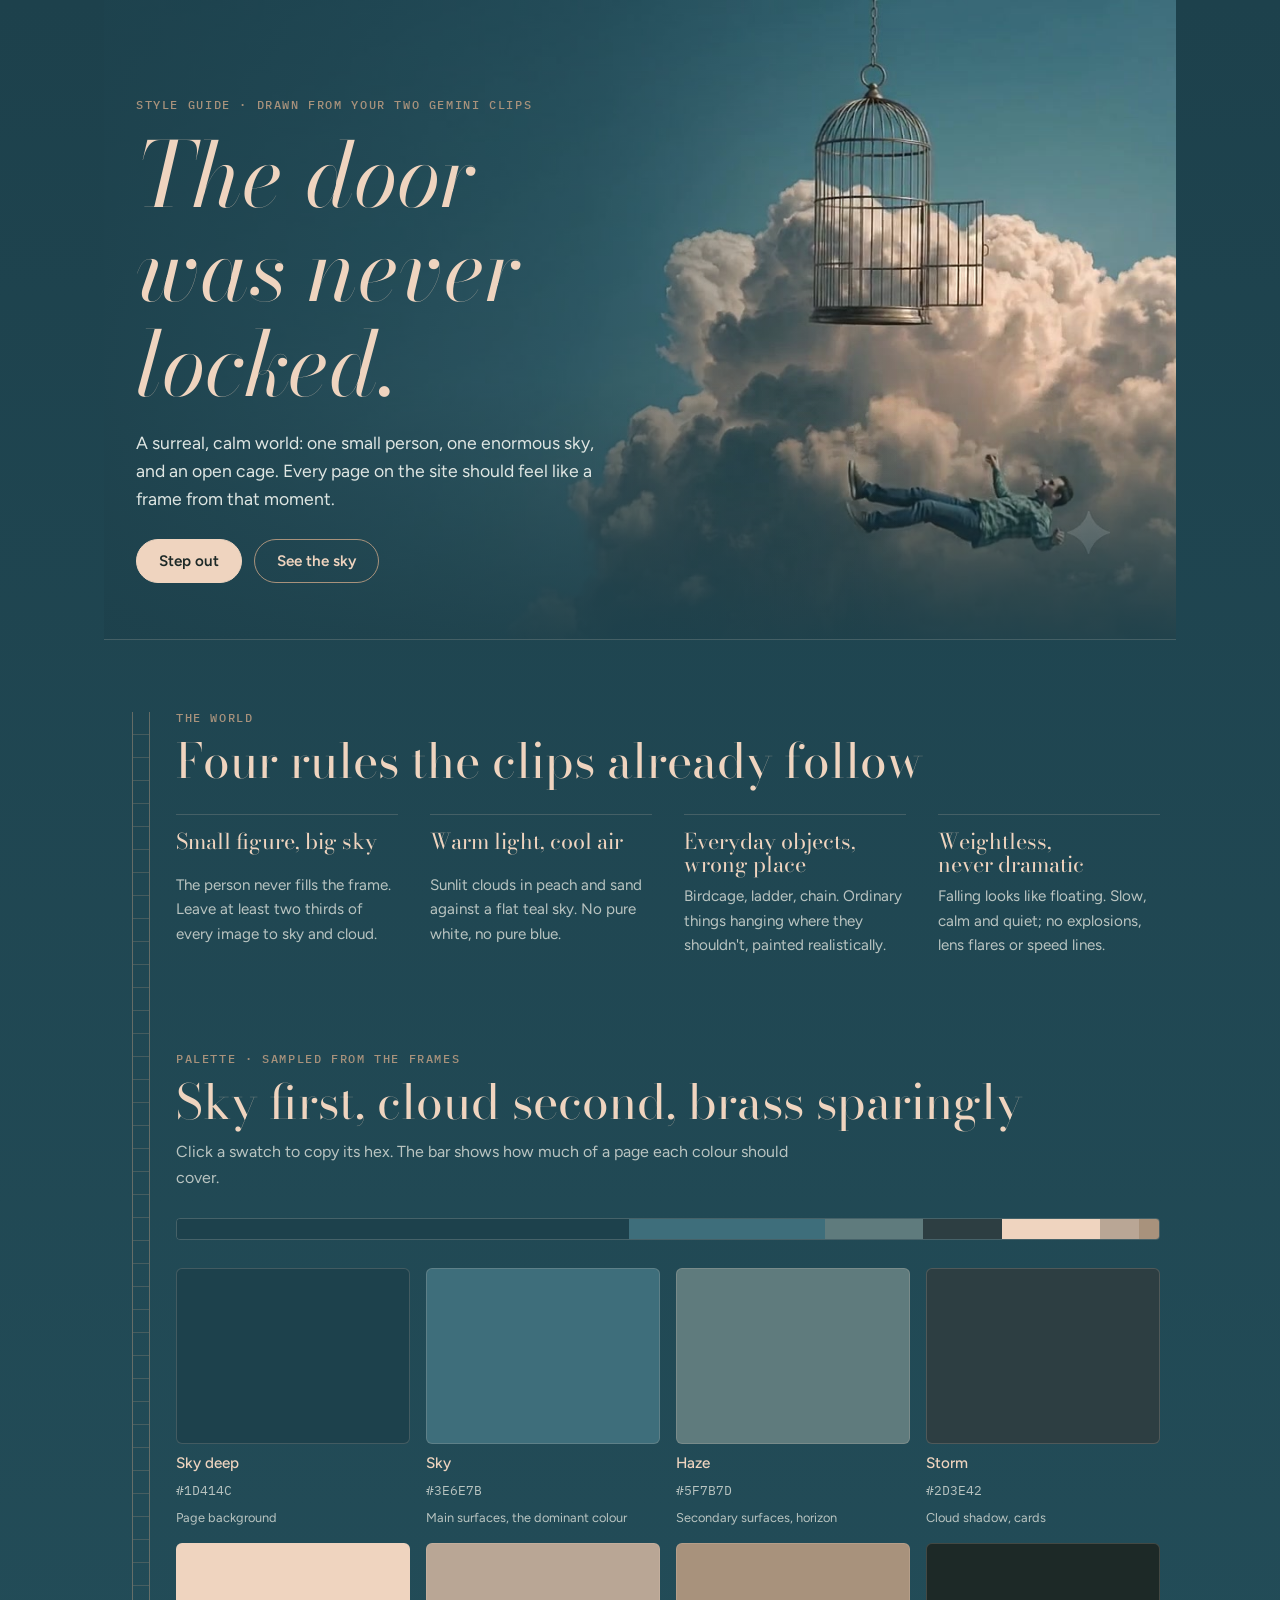
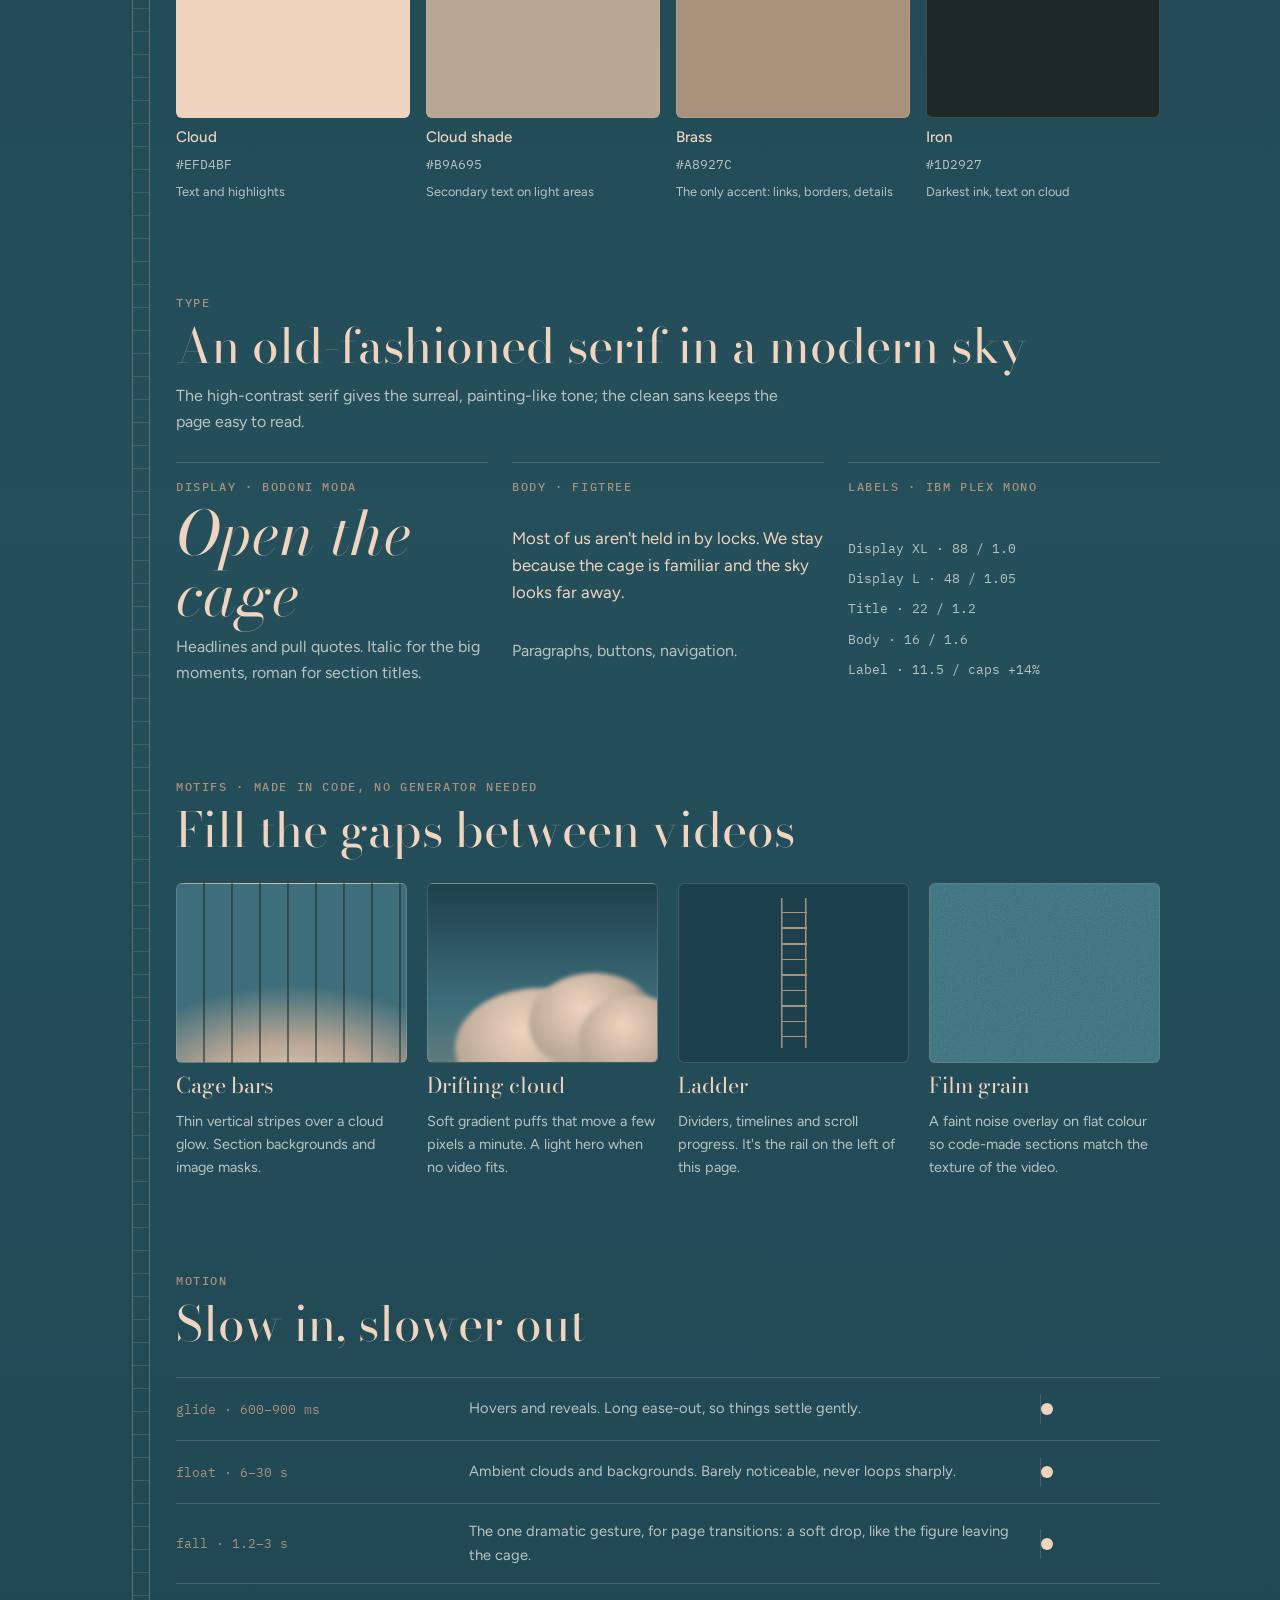
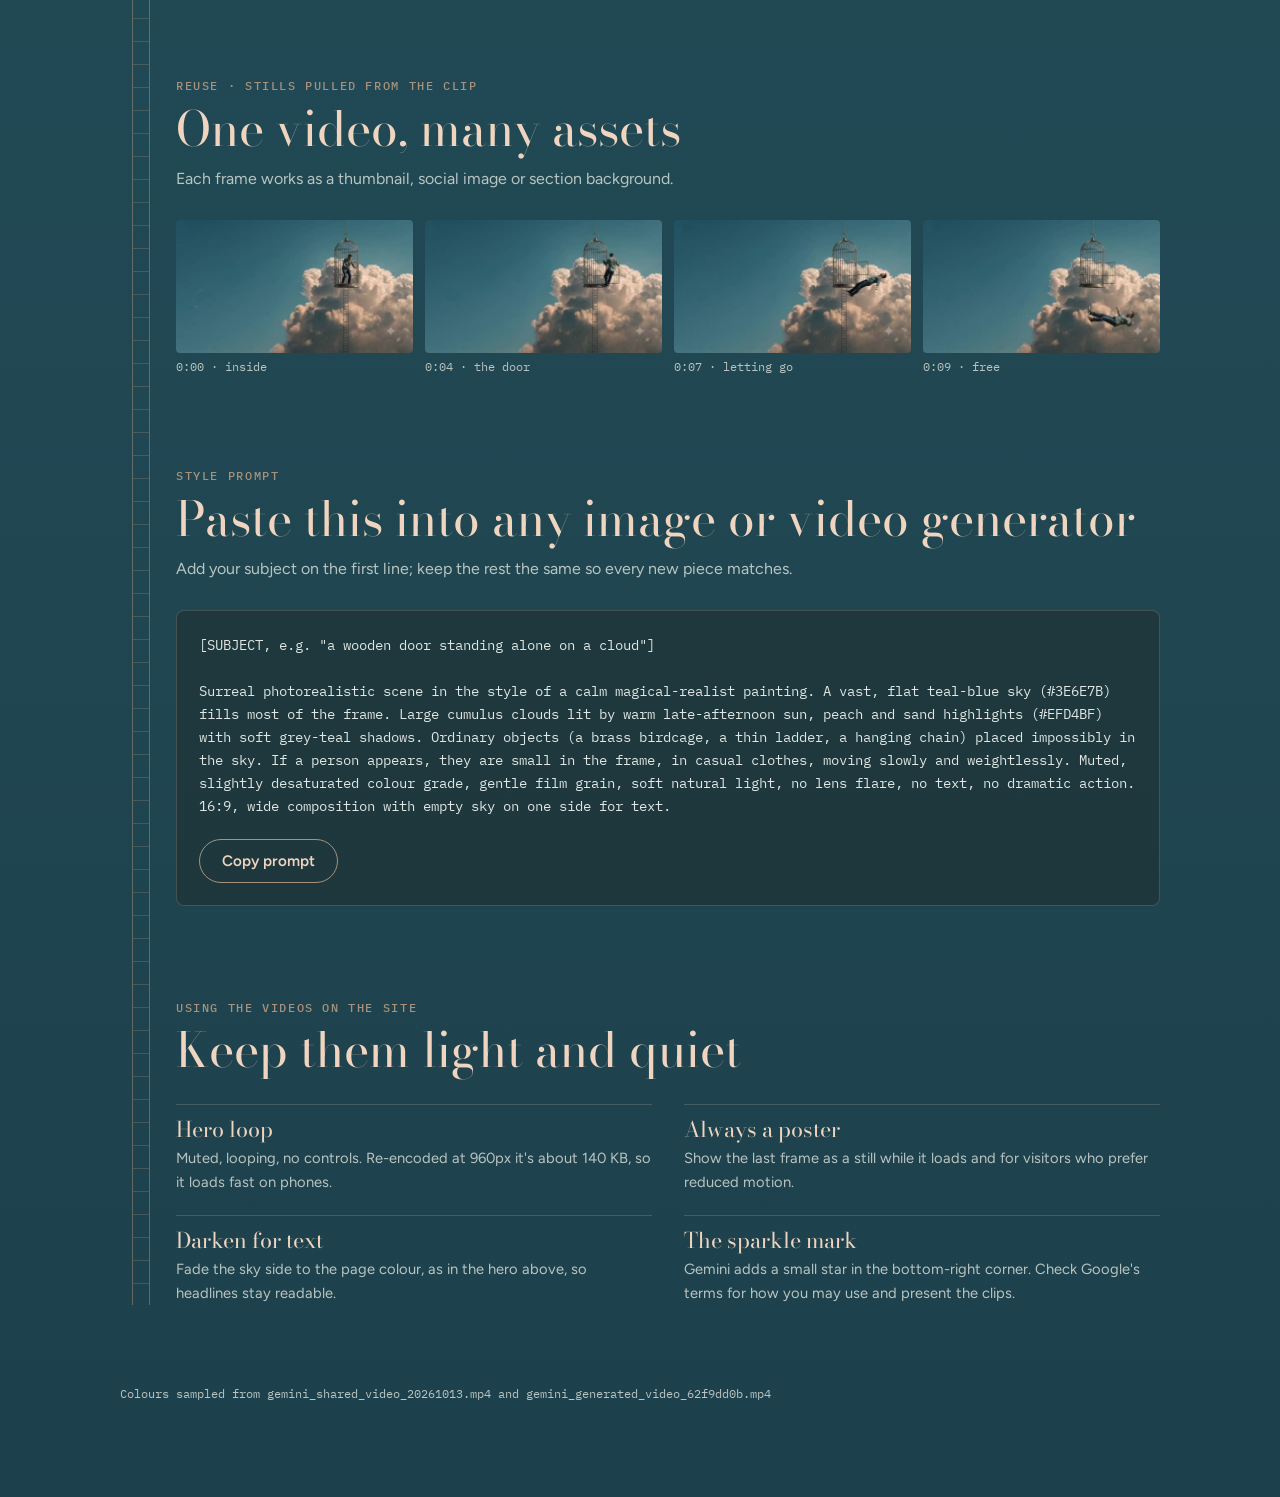
<file: style-guide/index.html>
<!doctype html>
<html lang="en">
<head>
<meta charset="utf-8">
<meta name="viewport" content="width=device-width, initial-scale=1">
<title>Open Cage Style Guide</title>
<link rel="preconnect" href="https://fonts.googleapis.com">
<link rel="preconnect" href="https://fonts.gstatic.com" crossorigin>
<link rel="stylesheet" href="https://fonts.googleapis.com/css2?family=Bodoni+Moda:ital,opsz,wght@0,6..96,400;0,6..96,600;1,6..96,400&family=Figtree:wght@400;500;600&family=IBM+Plex+Mono:wght@400;500&display=swap">
<style>
html,body{margin:0}

/* Layout: one sky. Content floats over a deep-teal field like the figure in the clips; a thin "ladder" rail on the left ties sections together. Single deliberate look. */
:root{
  --sky-deep:#1d414c;   /* page ground: upper sky, darkened */
  --sky:#3e6e7b;        /* main sky, the clips' dominant colour */
  --haze:#5f7b7d;       /* horizon haze */
  --storm:#2d3e42;      /* cloud shadow */
  --cloud:#efd4bf;      /* sunlit cloud highlight, used for text */
  --cloud-shade:#b9a695;/* cloud mid-tone */
  --brass:#a8927c;      /* cage metal, the one accent */
  --iron:#1d2927;       /* cage shadow, darkest ink */
  --fg:var(--cloud);
  --muted:#b9c4c1;
  --line:rgba(239,212,191,.18);
  --display:"Bodoni Moda","Didot","Bodoni 72",Georgia,serif;
  --body:"Figtree",system-ui,-apple-system,"Segoe UI",sans-serif;
  --mono:"IBM Plex Mono",ui-monospace,Menlo,Consolas,monospace;
  color-scheme:dark;
}
*{box-sizing:border-box}
html{background:var(--sky-deep)}
body{background:linear-gradient(180deg,var(--sky-deep) 0%,#244f5b 45%,var(--sky-deep) 100%);color:var(--fg);font:16px/1.6 var(--body);padding-inline:16px}
.wrap{max-width:1040px;margin:0 auto;position:relative;padding-block:0 96px}
h1,h2,h3{font-family:var(--display);font-weight:400;text-wrap:balance;margin:0;line-height:1.05}
h2{font-size:clamp(2rem,4.5vw,3rem)}
h3{font-size:1.35rem}
p{margin:0;max-width:62ch}
.eyebrow{font:500 .72rem/1 var(--mono);letter-spacing:.14em;text-transform:uppercase;color:var(--brass)}
.muted{color:var(--muted)}
a{color:var(--cloud)}
:focus-visible{outline:2px solid var(--brass);outline-offset:3px}

/* hero */
.hero{position:relative;margin-inline:-16px;min-height:min(78vh,640px);display:grid;align-items:end;overflow:hidden;border-bottom:1px solid var(--line)}
.hero video,.hero img{position:absolute;inset:0;width:100%;height:100%;object-fit:cover;object-position:70% 40%}
.hero::after{content:"";position:absolute;inset:0;background:linear-gradient(90deg,rgba(29,65,76,.92) 0%,rgba(29,65,76,.55) 45%,rgba(29,65,76,0) 75%),linear-gradient(0deg,rgba(29,65,76,.9) 0%,rgba(29,65,76,0) 40%)}
.hero-copy{position:relative;z-index:1;padding:48px 16px 56px;max-width:1040px;width:100%;margin:0 auto;display:grid;gap:18px}
.hero h1{font-size:clamp(2.8rem,8vw,5.6rem);font-style:italic;max-width:9ch}
.hero p{font-size:1.1rem;max-width:42ch;color:#dfe6e3}
.btns{display:flex;flex-wrap:wrap;gap:12px;margin-top:8px}
.btn{font:600 .95rem var(--body);padding:12px 22px;border-radius:999px;border:1px solid var(--brass);background:transparent;color:var(--cloud);cursor:pointer;transition:background .6s cubic-bezier(.2,.7,.2,1),color .6s}
.btn:hover{background:var(--cloud);color:var(--iron);border-color:var(--cloud)}
.btn.solid{background:var(--cloud);color:var(--iron);border-color:var(--cloud)}
.btn.solid:hover{background:transparent;color:var(--cloud)}

/* ladder rail */
main{display:grid;gap:96px;padding-top:72px;position:relative}
@media (min-width:860px){
  main{padding-left:56px}
  main::before{content:"";position:absolute;left:12px;top:72px;bottom:0;width:18px;
    background:linear-gradient(var(--brass),var(--brass)) left/1px 100% no-repeat,linear-gradient(var(--brass),var(--brass)) right/1px 100% no-repeat,repeating-linear-gradient(180deg,transparent 0 22px,rgba(168,146,124,.55) 22px 23px);opacity:.5}
}
section{display:grid;gap:28px}
.head{display:grid;gap:12px}

/* principles */
.rules{display:grid;grid-template-columns:repeat(auto-fit,minmax(220px,1fr));gap:28px 32px}
.rule{display:grid;gap:8px;border-top:1px solid var(--line);padding-top:16px;min-width:0}
.rule p{color:var(--muted);font-size:.95rem}

/* palette */
.swatches{display:grid;grid-template-columns:repeat(4,minmax(0,1fr));gap:16px}@media (max-width:640px){.swatches{grid-template-columns:repeat(2,minmax(0,1fr))}}
.sw{display:grid;gap:10px;background:none;border:0;padding:0;text-align:left;color:inherit;cursor:pointer;font:inherit}
.chip{aspect-ratio:4/3;border-radius:6px;border:1px solid var(--line);max-width:100%}
.sw b{font:500 .95rem var(--body)}
.sw code{font:400 .8rem var(--mono);color:var(--muted)}
.sw small{font-size:.8rem;color:var(--muted);line-height:1.4}
.ratio{display:flex;height:22px;border-radius:4px;overflow:hidden;border:1px solid var(--line)}
.ratio span{display:block}

/* type */
.specimen{display:grid;gap:24px;grid-template-columns:repeat(auto-fit,minmax(260px,1fr))}
.spec{border-top:1px solid var(--line);padding-top:18px;display:grid;gap:10px;min-width:0}
.spec .big{font-size:clamp(2.6rem,6vw,3.8rem);line-height:1}
.scale{display:grid;gap:6px;font:400 .82rem var(--mono);color:var(--muted)}

/* motifs */
.motifs{display:grid;grid-template-columns:repeat(auto-fit,minmax(230px,1fr));gap:20px}
.motif{display:grid;gap:12px;min-width:0}
.tile{height:180px;border-radius:6px;position:relative;overflow:hidden;border:1px solid var(--line);background:var(--sky)}
.bars{background:repeating-linear-gradient(90deg,transparent 0 26px,rgba(29,41,39,.55) 26px 28px),radial-gradient(120% 90% at 50% 120%,var(--cloud) 0%,var(--cloud-shade) 35%,var(--sky) 70%)}
.cloudtile{background:linear-gradient(180deg,var(--sky-deep),var(--sky) 70%,var(--haze))}
.puff{position:absolute;border-radius:50%;background:radial-gradient(circle at 40% 35%,var(--cloud) 0%,var(--cloud-shade) 55%,rgba(185,166,149,0) 72%);filter:blur(2px);animation:drift 26s ease-in-out infinite alternate}
@keyframes drift{to{transform:translateX(30px) translateY(-6px)}}
.laddertile{background:var(--sky-deep);display:grid;place-items:center}
.ladder{width:26px;height:150px;background:linear-gradient(var(--brass),var(--brass)) left/1.5px 100% no-repeat,linear-gradient(var(--brass),var(--brass)) right/1.5px 100% no-repeat,repeating-linear-gradient(180deg,transparent 0 14px,var(--brass) 14px 15.5px)}
.grain{background:var(--sky)}
.grain::after{content:"";position:absolute;inset:0;opacity:.35;mix-blend-mode:overlay;background-image:url("data:image/svg+xml;utf8,<svg xmlns='http://www.w3.org/2000/svg' width='160' height='160'><filter id='n'><feTurbulence type='fractalNoise' baseFrequency='.9' numOctaves='2' stitchTiles='stitch'/></filter><rect width='100%' height='100%' filter='url(%23n)'/></svg>")}
.motif p{font-size:.9rem;color:var(--muted)}

/* motion */
.motion{display:grid;gap:0;border-top:1px solid var(--line)}
.mrow{display:grid;grid-template-columns:minmax(0,1fr) minmax(0,2fr) 120px;gap:16px;padding:16px 0;border-bottom:1px solid var(--line);align-items:center}
.mrow code{font:400 .82rem var(--mono);color:var(--brass)}
.mrow p{font-size:.92rem;color:var(--muted)}
.track{height:30px;position:relative;border-left:1px solid var(--line)}
.dot{position:absolute;top:9px;left:0;width:12px;height:12px;border-radius:50%;background:var(--cloud)}
.d1{animation:glide 4s cubic-bezier(.2,.7,.2,1) infinite}
.d2{animation:float 6s ease-in-out infinite alternate}
.d3{animation:fall 3.2s cubic-bezier(.55,0,.35,1) infinite}
@keyframes glide{0%{left:0;opacity:0}20%{opacity:1}70%,100%{left:calc(100% - 12px);opacity:1}}
@keyframes float{from{left:20%;top:13px}to{left:65%;top:5px}}
@keyframes fall{0%{left:0;top:2px}60%,100%{left:calc(100% - 12px);top:16px}}
@media (max-width:640px){.mrow{grid-template-columns:1fr}.track{max-width:200px}}

/* frames */
.frames{display:grid;grid-template-columns:repeat(auto-fit,minmax(200px,1fr));gap:12px}
.frames figure{margin:0;display:grid;gap:6px}
.frames img{width:100%;aspect-ratio:16/9;object-fit:cover;border-radius:4px;display:block}
.frames figcaption{font:400 .75rem var(--mono);color:var(--muted)}

/* prompt */
.prompt{background:rgba(29,41,39,.45);border:1px solid var(--line);border-radius:8px;padding:22px;display:grid;gap:14px}
.prompt pre{margin:0;white-space:pre-wrap;font:400 .9rem/1.6 var(--mono);color:#dfe6e3;overflow-wrap:anywhere}
.toast{font:500 .8rem var(--mono);color:var(--brass);min-height:1em}

.uses{display:grid;grid-template-columns:repeat(2,minmax(0,1fr));gap:20px 32px}
.uses div{border-top:1px solid var(--line);padding-top:14px;display:grid;gap:6px;min-width:0}
.uses p{font-size:.92rem;color:var(--muted)}
@media (max-width:640px){.uses{grid-template-columns:1fr}}
footer{margin-top:80px;font:400 .78rem var(--mono);color:var(--muted)}

@media (prefers-reduced-motion:reduce){*,*::before,*::after{animation:none!important;transition:none!important}}
</style>
</head>
<body>

<div class="wrap">
  <header class="hero">
    <video id="heroVideo" src="hero.mp4" poster="poster.jpg" autoplay muted loop playsinline aria-label="A man climbs out of a birdcage hanging in the sky and falls weightlessly past a cloud"></video>
    <div class="hero-copy">
      <span class="eyebrow">Style guide · drawn from your two Gemini clips</span>
      <h1>The door was never locked.</h1>
      <p>A surreal, calm world: one small person, one enormous sky, and an open cage. Every page on the site should feel like a frame from that moment.</p>
      <div class="btns"><button class="btn solid" type="button">Step out</button><button class="btn" type="button">See the sky</button></div>
    </div>
  </header>

  <main>
    <section>
      <div class="head"><span class="eyebrow">The world</span><h2>Four rules the clips already follow</h2></div>
      <div class="rules">
        <div class="rule"><h3>Small figure, big sky</h3><p>The person never fills the frame. Leave at least two thirds of every image to sky and cloud.</p></div>
        <div class="rule"><h3>Warm light, cool air</h3><p>Sunlit clouds in peach and sand against a flat teal sky. No pure white, no pure blue.</p></div>
        <div class="rule"><h3>Everyday objects, wrong place</h3><p>Birdcage, ladder, chain. Ordinary things hanging where they shouldn't, painted realistically.</p></div>
        <div class="rule"><h3>Weightless, never dramatic</h3><p>Falling looks like floating. Slow, calm and quiet; no explosions, lens flares or speed lines.</p></div>
      </div>
    </section>

    <section>
      <div class="head"><span class="eyebrow">Palette · sampled from the frames</span><h2>Sky first, cloud second, brass sparingly</h2><p class="muted">Click a swatch to copy its hex. The bar shows how much of a page each colour should cover.</p></div>
      <div class="ratio" aria-hidden="true"><span style="flex:46;background:var(--sky-deep)"></span><span style="flex:20;background:var(--sky)"></span><span style="flex:10;background:var(--haze)"></span><span style="flex:8;background:var(--storm)"></span><span style="flex:10;background:var(--cloud)"></span><span style="flex:4;background:var(--cloud-shade)"></span><span style="flex:2;background:var(--brass)"></span></div>
      <div class="swatches" id="swatches"></div>
    </section>

    <section>
      <div class="head"><span class="eyebrow">Type</span><h2>An old-fashioned serif in a modern sky</h2><p class="muted">The high-contrast serif gives the surreal, painting-like tone; the clean sans keeps the page easy to read.</p></div>
      <div class="specimen">
        <div class="spec"><span class="eyebrow">Display · Bodoni Moda</span><span class="big" style="font-family:var(--display);font-style:italic">Open the cage</span><p class="muted">Headlines and pull quotes. Italic for the big moments, roman for section titles.</p></div>
        <div class="spec"><span class="eyebrow">Body · Figtree</span><p style="font-size:1.05rem">Most of us aren't held in by locks. We stay because the cage is familiar and the sky looks far away.</p><p class="muted">Paragraphs, buttons, navigation.</p></div>
        <div class="spec"><span class="eyebrow">Labels · IBM Plex Mono</span><div class="scale"><span>Display XL · 88 / 1.0</span><span>Display L · 48 / 1.05</span><span>Title · 22 / 1.2</span><span>Body · 16 / 1.6</span><span>Label · 11.5 / caps +14%</span></div></div>
      </div>
    </section>

    <section>
      <div class="head"><span class="eyebrow">Motifs · made in code, no generator needed</span><h2>Fill the gaps between videos</h2></div>
      <div class="motifs">
        <div class="motif"><div class="tile bars"></div><h3>Cage bars</h3><p>Thin vertical stripes over a cloud glow. Section backgrounds and image masks.</p></div>
        <div class="motif"><div class="tile cloudtile"><span class="puff" style="width:170px;height:120px;left:12%;top:58%"></span><span class="puff" style="width:130px;height:100px;left:44%;top:50%;animation-duration:32s"></span><span class="puff" style="width:110px;height:90px;left:66%;top:62%;animation-duration:22s"></span></div><h3>Drifting cloud</h3><p>Soft gradient puffs that move a few pixels a minute. A light hero when no video fits.</p></div>
        <div class="motif"><div class="tile laddertile"><span class="ladder"></span></div><h3>Ladder</h3><p>Dividers, timelines and scroll progress. It's the rail on the left of this page.</p></div>
        <div class="motif"><div class="tile grain"></div><h3>Film grain</h3><p>A faint noise overlay on flat colour so code-made sections match the texture of the video.</p></div>
      </div>
    </section>

    <section>
      <div class="head"><span class="eyebrow">Motion</span><h2>Slow in, slower out</h2></div>
      <div class="motion">
        <div class="mrow"><code>glide · 600–900 ms</code><p>Hovers and reveals. Long ease-out, so things settle gently.</p><div class="track"><span class="dot d1"></span></div></div>
        <div class="mrow"><code>float · 6–30 s</code><p>Ambient clouds and backgrounds. Barely noticeable, never loops sharply.</p><div class="track"><span class="dot d2"></span></div></div>
        <div class="mrow"><code>fall · 1.2–3 s</code><p>The one dramatic gesture, for page transitions: a soft drop, like the figure leaving the cage.</p><div class="track"><span class="dot d3"></span></div></div>
      </div>
    </section>

    <section>
      <div class="head"><span class="eyebrow">Reuse · stills pulled from the clip</span><h2>One video, many assets</h2><p class="muted">Each frame works as a thumbnail, social image or section background.</p></div>
      <div class="frames">
        <figure><img src="s_0.5.jpg" alt="Figure standing inside the cage"><figcaption>0:00 · inside</figcaption></figure>
        <figure><img src="s_4.jpg" alt="Figure climbing out of the open cage door"><figcaption>0:04 · the door</figcaption></figure>
        <figure><img src="s_7.jpg" alt="Figure letting go of the cage"><figcaption>0:07 · letting go</figcaption></figure>
        <figure><img src="s_9.5.jpg" alt="Figure floating free below the empty cage"><figcaption>0:09 · free</figcaption></figure>
      </div>
    </section>

    <section>
      <div class="head"><span class="eyebrow">Style prompt</span><h2>Paste this into any image or video generator</h2><p class="muted">Add your subject on the first line; keep the rest the same so every new piece matches.</p></div>
      <div class="prompt">
        <pre id="promptText">[SUBJECT, e.g. "a wooden door standing alone on a cloud"]

Surreal photorealistic scene in the style of a calm magical-realist painting. A vast, flat teal-blue sky (#3E6E7B) fills most of the frame. Large cumulus clouds lit by warm late-afternoon sun, peach and sand highlights (#EFD4BF) with soft grey-teal shadows. Ordinary objects (a brass birdcage, a thin ladder, a hanging chain) placed impossibly in the sky. If a person appears, they are small in the frame, in casual clothes, moving slowly and weightlessly. Muted, slightly desaturated colour grade, gentle film grain, soft natural light, no lens flare, no text, no dramatic action. 16:9, wide composition with empty sky on one side for text.</pre>
        <div class="btns"><button class="btn" type="button" id="copyPrompt">Copy prompt</button><span class="toast" id="toast" role="status"></span></div>
      </div>
    </section>

    <section>
      <div class="head"><span class="eyebrow">Using the videos on the site</span><h2>Keep them light and quiet</h2></div>
      <div class="uses">
        <div><h3>Hero loop</h3><p>Muted, looping, no controls. Re-encoded at 960px it's about 140 KB, so it loads fast on phones.</p></div>
        <div><h3>Always a poster</h3><p>Show the last frame as a still while it loads and for visitors who prefer reduced motion.</p></div>
        <div><h3>Darken for text</h3><p>Fade the sky side to the page colour, as in the hero above, so headlines stay readable.</p></div>
        <div><h3>The sparkle mark</h3><p>Gemini adds a small star in the bottom-right corner. Check Google's terms for how you may use and present the clips.</p></div>
      </div>
    </section>
  </main>
  <footer>Colours sampled from gemini_shared_video_20261013.mp4 and gemini_generated_video_62f9dd0b.mp4</footer>
</div>

<script>
const sw=[["Sky deep","#1D414C","Page background"],["Sky","#3E6E7B","Main surfaces, the dominant colour"],["Haze","#5F7B7D","Secondary surfaces, horizon"],["Storm","#2D3E42","Cloud shadow, cards"],["Cloud","#EFD4BF","Text and highlights"],["Cloud shade","#B9A695","Secondary text on light areas"],["Brass","#A8927C","The only accent: links, borders, details"],["Iron","#1D2927","Darkest ink, text on cloud"]];
const box=document.getElementById("swatches");
const toast=document.getElementById("toast");
function copy(text,msg){try{navigator.clipboard.writeText(text).then(()=>{toast.textContent=msg},()=>{toast.textContent="Copy blocked here. Select the text instead."})}catch(e){toast.textContent="Copy blocked here. Select the text instead."}}
sw.forEach(([n,h,r])=>{const b=document.createElement("button");b.className="sw";b.type="button";b.innerHTML=`<span class="chip" style="background:${h}"></span><b>${n}</b><code>${h}</code><small>${r}</small>`;b.addEventListener("click",()=>{const c=b.querySelector("code");try{navigator.clipboard.writeText(h).then(()=>{c.textContent="Copied";setTimeout(()=>c.textContent=h,1200)},()=>{})}catch(e){}});box.appendChild(b)});
document.getElementById("copyPrompt").addEventListener("click",()=>copy(document.getElementById("promptText").textContent,"Prompt copied"));
const v=document.getElementById("heroVideo");
if(matchMedia("(prefers-reduced-motion: reduce)").matches){v.removeAttribute("autoplay");v.pause()}
</script>

</body>
</html>
</file>
